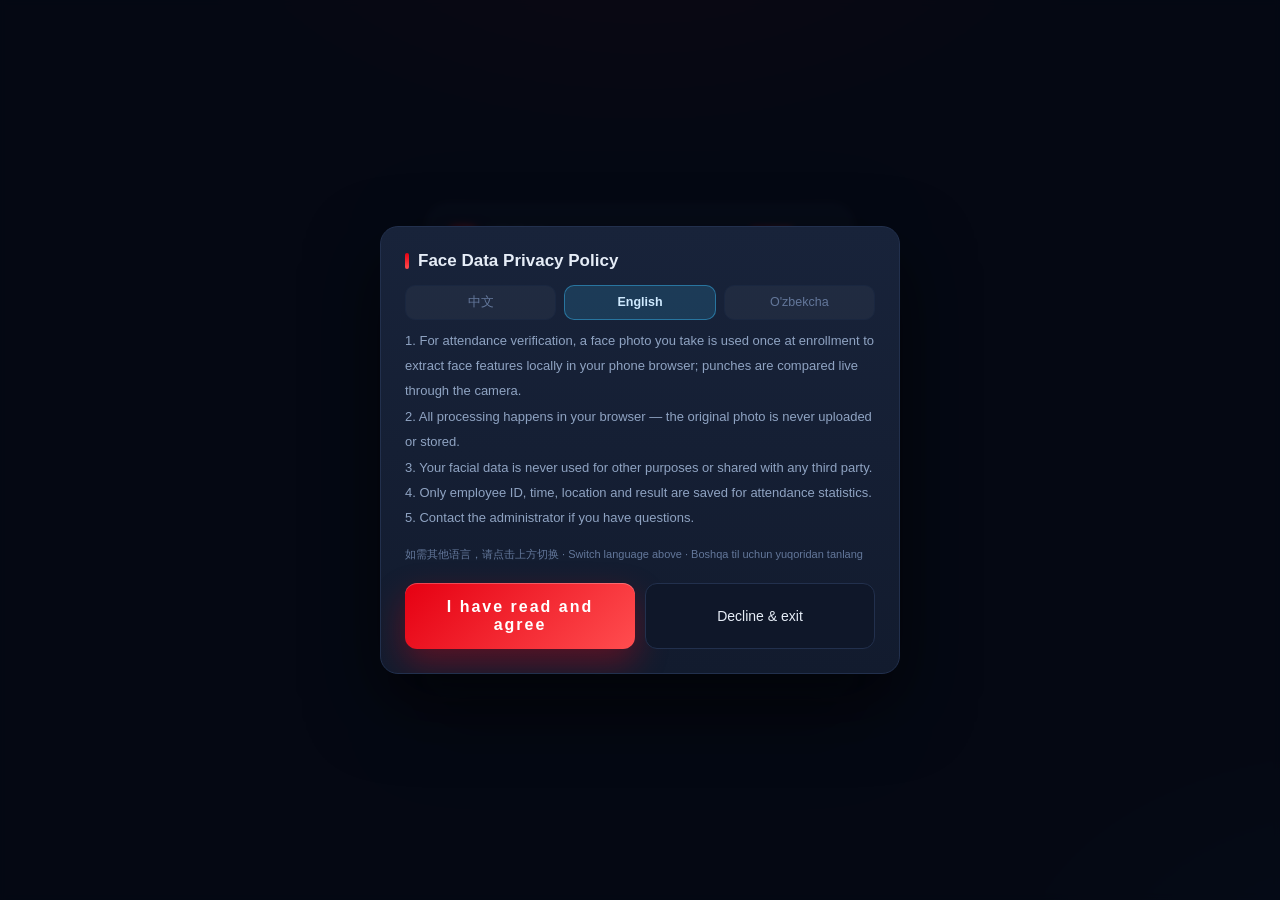
<file: index.html>
<!DOCTYPE html>
<html lang="zh-Hant">
<head>
  <meta charset="UTF-8">
  <meta http-equiv="refresh" content="0; url=checkin.html">
  <title>HEYDAY 考勤打卡</title>
</head>
<body>
  <script>location.replace('checkin.html');</script>
  <p style="font-family:sans-serif;padding:24px">正在进入打卡页… <a href="checkin.html">点此继续</a></p>
</body>
</html>
</file>
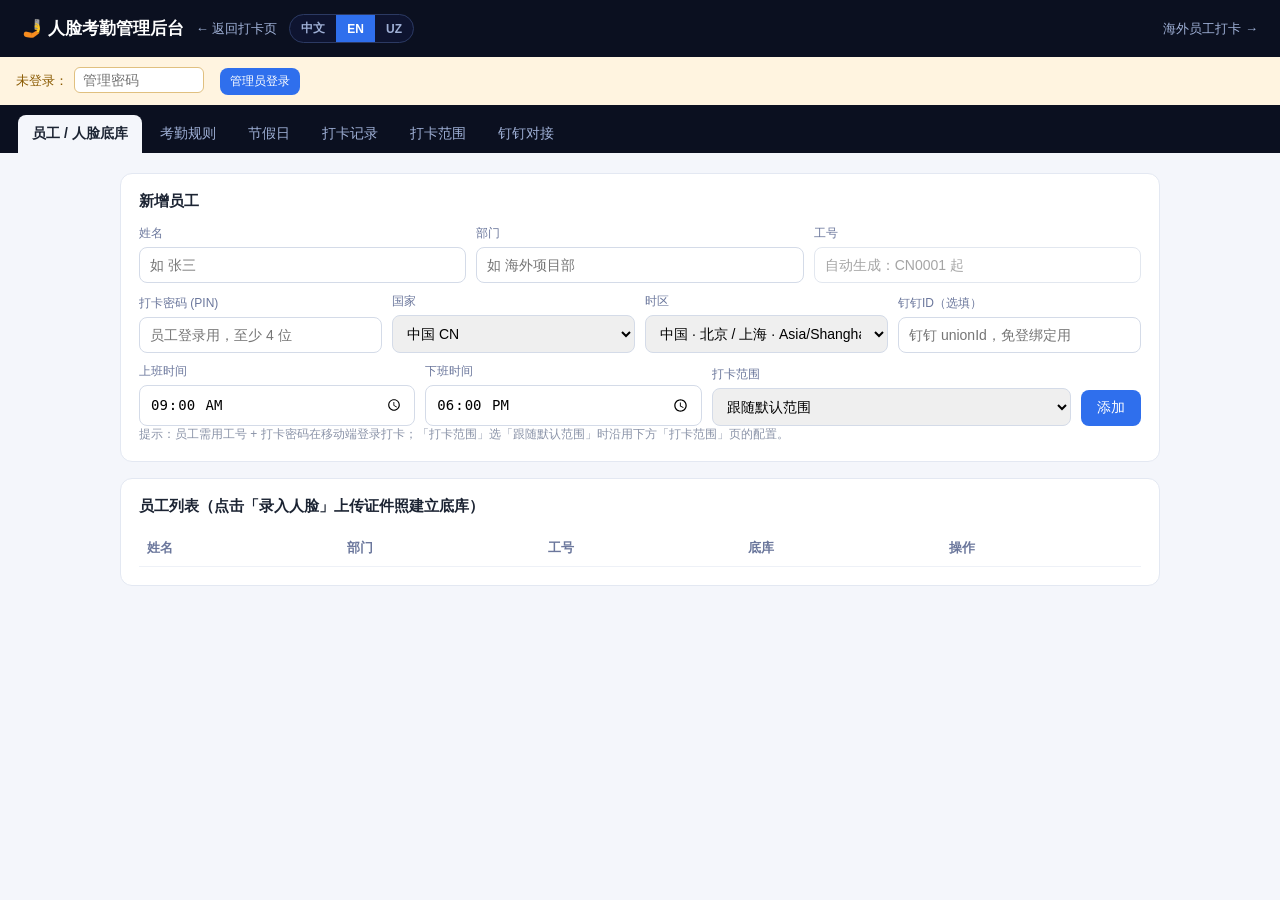
<file: attendance.html>
<!DOCTYPE html>
<html lang="zh-CN">
<head>
<meta charset="utf-8" />
<meta name="viewport" content="width=device-width, initial-scale=1" />
<title>人脸考勤管理后台</title>
<script defer src="assets/vendor/face-api.min.js"></script>
<link rel="stylesheet" href="assets/vendor/leaflet/leaflet.css">
<script src="assets/vendor/leaflet/leaflet.js"></script>
<style>
  * { box-sizing: border-box; }
  body { margin: 0; font-family: -apple-system, "PingFang SC", "Microsoft YaHei", sans-serif; background: #f4f6fb; color: #1c2433; }
  header { background: #0b1020; color: #fff; padding: 14px 22px; display: flex; align-items: center; gap: 12px; }
  header h1 { font-size: 17px; margin: 0; }
  header .back { color: #9fb0d6; text-decoration: none; font-size: 13px; }
  .tabs { display: flex; gap: 4px; padding: 10px 18px 0; background: #0b1020; flex-wrap: wrap; }
  .tabs button { border: none; background: transparent; color: #9fb0d6; padding: 10px 14px; font-size: 14px; cursor: pointer; border-radius: 8px 8px 0 0; }
  .tabs button.on { background: #f4f6fb; color: #1c2433; font-weight: 600; }
  .page { max-width: 1080px; margin: 0 auto; padding: 20px; }
  .card { background: #fff; border: 1px solid #e3e8f2; border-radius: 12px; padding: 18px; margin-bottom: 16px; }
  .card h3 { margin: 0 0 14px; font-size: 15px; }
  .grid { display: grid; grid-template-columns: repeat(auto-fill, minmax(200px, 1fr)); gap: 12px; }
  label { font-size: 12px; color: #6b779c; display: block; margin-bottom: 5px; }
  input, select { width: 100%; padding: 9px 10px; border: 1px solid #d4dbe8; border-radius: 8px; font-size: 14px; }
  .btn { border: none; border-radius: 8px; padding: 9px 16px; font-size: 14px; cursor: pointer; background: #2f6fed; color: #fff; }
  .btn.s { padding: 5px 10px; font-size: 12px; }
  .btn.ghost { background: #eef2fb; color: #2f6fed; }
  .btn.danger { background: #fdeaea; color: #d23b3b; }
  table { width: 100%; border-collapse: collapse; font-size: 13px; }
  th, td { text-align: left; padding: 9px 8px; border-bottom: 1px solid #eef1f7; }
  th { color: #6b779c; font-weight: 600; }
  .pill { display: inline-block; padding: 2px 8px; border-radius: 20px; font-size: 11px; background: #eef2fb; color: #2f6fed; }
  .pill.g { background: #e6f7ee; color: #1d9d5b; }
  .pill.r { background: #fdeaea; color: #d23b3b; }
  .pill.y { background: #fff4e0; color: #c98a00; }
  .row { display: flex; gap: 10px; align-items: flex-end; flex-wrap: wrap; }
  .modal { position: fixed; inset: 0; background: rgba(8,12,28,.55); display: none; align-items: center; justify-content: center; padding: 16px; z-index: 50; }
  .modal .box { background: #fff; border-radius: 14px; padding: 20px; width: 100%; max-width: 420px; }
  .modal img { width: 160px; height: 200px; object-fit: cover; border-radius: 10px; display: block; margin: 10px auto; border: 1px solid #e3e8f2; }
  .toast { position: fixed; top: 16px; left: 50%; transform: translateX(-50%); background: #1c2433; color: #fff; padding: 10px 18px; border-radius: 10px; font-size: 13px; display: none; z-index: 99; }
  .muted { color: #8a93a8; font-size: 12px; }
  .banner { background: #fff4e0; color: #8a5a00; padding: 10px 16px; font-size: 13px; display: none; }
  .banner button { margin-left: 10px; }
  /* 语言切换器（与打卡页同款三段式：中文 | EN | UZ） */
  .lang-switch { display: inline-flex; border: 1px solid #2c3a63; border-radius: 20px; overflow: hidden; background: #0e1430; align-self: center; }
  .lang-switch .lang-btn { background: transparent; color: #9fb0d6; border: none; padding: 5px 11px; font-size: 12px; font-weight: 700; cursor: pointer; }
  .lang-switch .lang-btn.active { background: #2f6fed; color: #fff; }
  /* 打卡范围表单 */
  .gf-form { display: none; }
  .gf-form.show { display: block; }
  .seg { display: flex; gap: 8px; margin: 6px 0 12px; }
  .seg button { flex: 1; padding: 10px; border-radius: 10px; border: 1px solid #d4dbe8; background: #fff; color: #1c2433; font-size: 14px; }
  .seg button.on { background: #2f6fed; border-color: #2f6fed; color: #fff; font-weight: 600; }
  .geo-btn { cursor: pointer; color: #2f6fed; text-decoration: underline; }
  /* 地图选点 */
  .mp-map { height: 300px; border-radius: 12px; overflow: hidden; border: 1px solid #e3e8f2; background: #eef2fb; }
  .mp-map.lg { height: 400px; }
  .mp-fallback { padding: 28px; text-align: center; color: #d23b3b; font-size: 13px; }
  .mp-pin-wrap { background: transparent; border: none; }
  .mp-pin { width: 26px; height: 26px; border-radius: 50%; background: #2f6fed; border: 3px solid #fff;
    box-shadow: 0 2px 8px rgba(20,40,90,.45); display: flex; align-items: center; justify-content: center; }
  .mp-pin i { width: 6px; height: 6px; border-radius: 50%; background: #fff; display: block; }
  .mp-bar { display: flex; align-items: center; gap: 8px; margin-bottom: 8px; flex-wrap: wrap; }
  .mp-chip { border: 1px solid #d4dbe8; background: #fff; color: #1c2433; border-radius: 999px;
    padding: 6px 13px; font-size: 13px; cursor: pointer; }
  .mp-chip.on { background: #2f6fed; border-color: #2f6fed; color: #fff; font-weight: 600; }
  .mp-tip { color: #8a93a8; font-size: 12px; }
  .mp-foot { margin-top: 10px; }
  .mp-row { display: flex; align-items: center; gap: 10px; }
  .mp-row input[type=range] { flex: 1; padding: 0; }
  .mp-row input[type=number] { width: 100px; }
  .mp-label, .mp-unit { font-size: 12px; color: #6b779c; white-space: nowrap; }
  .mp-coord { font-size: 12px; color: #6b779c; margin-top: 8px; }
  .mp-modal { position: fixed; inset: 0; background: rgba(8,12,28,.55); display: none;
    align-items: center; justify-content: center; padding: 14px; z-index: 80; }
  .mp-box { background: #fff; border-radius: 14px; width: 100%; max-width: 760px; padding: 16px;
    max-height: 94vh; overflow: auto; }
  .mp-head { display: flex; align-items: center; justify-content: space-between; margin-bottom: 10px; }
  .mp-head strong { font-size: 15px; }
  .mp-x { font-size: 24px; line-height: 1; color: #8a93a8; cursor: pointer; padding: 0 4px; }
  .mp-actions { display: flex; gap: 10px; justify-content: flex-end; margin-top: 12px; }
  .geo-pick { display: flex; align-items: center; gap: 10px; flex-wrap: wrap; }
  .leaflet-container { font: inherit; border-radius: 12px; }

  /* ---------- 考勤日历 ---------- */
  .rec-top { display: flex; align-items: center; justify-content: space-between; gap: 10px; flex-wrap: wrap; margin-bottom: 14px; }
  .rec-top .seg { margin: 0; width: auto; }
  .rec-top .seg button { flex: none; padding: 7px 16px; font-size: 13px; }
  .cal-nav { display: flex; align-items: center; gap: 8px; }
  .cal-nav b { font-size: 15px; min-width: 108px; text-align: center; }
  .cal-dow { display: grid; grid-template-columns: repeat(7, 1fr); gap: 6px; margin-bottom: 6px; }
  .cal-dow span { text-align: center; font-size: 12px; color: #6b779c; font-weight: 600; padding: 4px 0; }
  .cal-dow span:nth-child(6), .cal-dow span:nth-child(7) { color: #b0b8cc; }
  .cal-grid { display: grid; grid-template-columns: repeat(7, 1fr); gap: 6px; }
  .cal-cell { position: relative; background: #fff; border: 1px solid #e9edf6; border-left: 3px solid #e9edf6;
    border-radius: 10px; padding: 7px 8px 8px; min-height: 88px; cursor: pointer; transition: box-shadow .15s, transform .15s; }
  .cal-cell:hover { box-shadow: 0 4px 14px rgba(28, 36, 51, .1); transform: translateY(-1px); }
  .cal-cell.blank { background: transparent; border: none; cursor: default; box-shadow: none; transform: none; }
  .cal-cell .dnum { font-size: 13px; font-weight: 600; color: #1c2433; padding-right: 34px; }
  .cal-cell.weekend .dnum { color: #98a2bb; }
  .cal-cell.today { box-shadow: 0 0 0 2px rgba(47, 111, 237, .35); }
  .cal-cell .bg { position: absolute; top: 6px; right: 6px; font-size: 10px; line-height: 1; padding: 3px 6px; border-radius: 10px; font-weight: 600; white-space: nowrap; }
  .cal-cell .tt { margin-top: 6px; font-size: 11px; color: #4a5673; line-height: 1.55; }
  .cal-cell .tt em { font-style: normal; color: #98a2bb; }
  .cal-cell .tt b { font-weight: 600; color: #1c2433; font-variant-numeric: tabular-nums; }
  .cal-cell .hrs { margin-top: 3px; font-size: 10px; color: #98a2bb; }
  /* 状态配色 */
  .cal-cell.s-ok { border-left-color: #1d9d5b; }
  .cal-cell.s-ok .bg { background: #e6f7ee; color: #1d9d5b; }
  .cal-cell.s-late { border-left-color: #e0a000; background: #fffdf6; }
  .cal-cell.s-late .bg { background: #fff4e0; color: #c98a00; }
  .cal-cell.s-early { border-left-color: #e07b00; background: #fffcf7; }
  .cal-cell.s-early .bg { background: #fff0e0; color: #c96a00; }
  .cal-cell.s-miss { border-left-color: #d23b3b; background: #fffafa; }
  .cal-cell.s-miss .bg { background: #fdeaea; color: #d23b3b; }
  .cal-cell.s-hol { border-left-color: #7b61ff; background: #faf8ff; }
  .cal-cell.s-hol .bg { background: #f0ecff; color: #6a4cf0; }
  .cal-cell.s-rest { border-left-color: #dfe5f0; background: #fbfcff; }
  .cal-cell.s-rest .bg { background: #f1f4fa; color: #98a2bb; }
  .cal-cell.s-none { border-left-color: #e9edf6; }
  .cal-legend { display: flex; gap: 14px; flex-wrap: wrap; margin-top: 14px; font-size: 12px; color: #6b779c; }
  .cal-legend .lg { display: inline-block; width: 9px; height: 9px; border-radius: 3px; margin-right: 5px; }
  .cal-legend .lg.ok { background: #1d9d5b; } .cal-legend .lg.late { background: #e0a000; }
  .cal-legend .lg.early { background: #e07b00; } .cal-legend .lg.miss { background: #d23b3b; }
  .cal-legend .lg.hol { background: #7b61ff; } .cal-legend .lg.rest { background: #dfe5f0; }
  .cal-sum { display: flex; gap: 10px; flex-wrap: wrap; margin-top: 14px; padding-top: 14px; border-top: 1px dashed #e3e8f2; }
  .cal-sum .k { font-size: 12px; color: #6b779c; }
  .cal-sum .v { font-size: 17px; font-weight: 700; color: #1c2433; font-variant-numeric: tabular-nums; }
  .cal-sum > div { min-width: 78px; }
  /* 当日明细表 */
  .day-tb { width: 100%; font-size: 13px; }
  .day-tb td { padding: 7px 6px; }
  .day-tb td:first-child { color: #6b779c; width: 82px; }
  @media (max-width: 680px) {
    .cal-grid, .cal-dow { gap: 4px; }
    .cal-cell { min-height: 66px; padding: 5px 5px 6px; border-radius: 8px; }
    .cal-cell .tt { font-size: 10px; line-height: 1.4; }
    .cal-cell .bg { font-size: 9px; padding: 2px 4px; top: 4px; right: 4px; }
    .cal-cell .hrs { display: none; }
    .rec-top .seg button { padding: 6px 12px; }
    .cal-nav b { min-width: 92px; font-size: 14px; }
  }
</style>
</head>
<body>
<header>
  <h1>🤳 人脸考勤管理后台</h1>
  <a class="back" href="checkin.html">← 返回打卡页</a>
  <div class="lang-switch" id="lang-box"></div>
  <a class="back" href="checkin.html" style="margin-left:auto">海外员工打卡 →</a>
</header>
<div class="banner" id="banner">未登录：<input id="adminPin" type="password" placeholder="管理密码" style="width:130px;padding:4px 8px;margin:0 6px;border:1px solid #e0c080;border-radius:6px"><button class="btn s" onclick="mockLogin()">管理员登录</button></div>
<div class="tabs" id="tabs">
  <button class="on" data-t="emp">员工 / 人脸底库</button>
  <button data-t="rule">考勤规则</button>
  <button data-t="hol">节假日</button>
  <button data-t="rec">打卡记录</button>
  <button data-t="gf">打卡范围</button>
  <button data-t="dt">钉钉对接</button>
</div>

<div class="page">
  <!-- 员工 -->
  <section id="sec-emp">
    <div class="card">
      <h3>新增员工</h3>
      <div class="row">
        <div style="flex:1"><label>姓名</label><input id="e_name" placeholder="如 张三"></div>
        <div style="flex:1"><label>部门</label><input id="e_dept" placeholder="如 海外项目部"></div>
        <div style="flex:1"><label>工号</label><input id="e_no" placeholder="按国家自动生成（如 UZ0001）" readonly style="opacity:.65;cursor:not-allowed"></div>
      </div>
      <div class="row" style="margin-top:10px">
        <div style="flex:1"><label>打卡密码 (PIN)</label><input id="e_pin" type="password" placeholder="员工登录用，至少 4 位"></div>
        <div style="flex:1"><label>国家</label><select id="e_country"></select></div>
        <div style="flex:1"><label>时区</label><select id="e_tz"></select></div>
        <div style="flex:1"><label>钉钉ID（选填）</label><input id="e_dd" placeholder="钉钉 unionId，免登绑定用"></div>
      </div>
      <div class="row" style="margin-top:10px">
        <div style="flex:1"><label>上班时间</label><input id="e_ws" type="time" value="09:00"></div>
        <div style="flex:1"><label>下班时间</label><input id="e_we" type="time" value="18:00"></div>
        <div style="flex:1.3"><label>打卡范围</label>
          <select id="e_gf_mode" onchange="empGfModeChange()">
            <option value="inherit">跟随默认范围</option>
            <option value="off">不限（任意地点）</option>
            <option value="circle">自定义圆形（地图选点）</option>
          </select>
          <div id="e_gf_pickWrap" style="display:none;margin-top:6px">
            <button class="btn ghost s" onclick="pickEmpRange()">📍 地图选范围</button>
            <span class="muted" id="e_gf_text"></span>
          </div>
        </div>
        <button class="btn" onclick="addEmp()">添加</button>
      </div>
      <div class="muted">提示：员工需用工号 + 打卡密码在移动端登录打卡；「打卡范围」选「跟随默认范围」时沿用下方「打卡范围」页的配置。</div>
    </div>
    <div class="card">
      <h3>员工列表（点击「录入人脸」上传证件照建立底库）</h3>
      <table><thead><tr><th>姓名</th><th>部门</th><th>工号</th><th>底库</th><th>操作</th></tr></thead>
      <tbody id="empBody"></tbody></table>
    </div>
  </section>

  <!-- 规则 -->
  <section id="sec-rule" style="display:none">
    <div class="card">
      <h3>新增考勤规则（打卡范围 + 时间 + 时区/国家）</h3>
      <div class="grid">
        <div><label>规则名称</label><input id="r_name" value="海外办公点考勤"></div>
        <div><label>国家</label><select id="r_country"></select></div>
        <div><label>时区</label><select id="r_tz"></select></div>
        <div><label>工作日(0-6,逗号)</label><input id="r_wd" value="1,2,3,4,5"></div>
        <div><label>上班时间</label><input id="r_ci" type="time" value="09:00"></div>
        <div><label>下班时间</label><input id="r_co" type="time" value="18:00"></div>
        <div><label>迟到宽限(分)</label><input id="r_grace" type="number" value="10"></div>
        <div><label>允许半径(米)</label><input id="r_radius" type="number" value="300" min="30" step="10"></div>
      </div>
      <div style="margin-top:12px">
        <label>打卡范围（在地图上点选圆心，圆即允许打卡的距离范围）</label>
        <div class="geo-pick">
          <button class="btn ghost" onclick="pickRuleRange()">📍 在地图上选择打卡范围</button>
          <span class="muted" id="r_geoText">默认：上海 300 米</span>
        </div>
        <input type="hidden" id="r_lat" value="31.2304">
        <input type="hidden" id="r_lng" value="121.4737">
      </div>
      <div style="margin-top:12px"><button class="btn" onclick="addRule()">保存规则</button>
        <span class="muted"> 提示：切国家会自动带出该国默认时区与城市中心，地图上再微调到实际办公点即可</span></div>
    </div>
    <div class="card"><h3>规则列表</h3><table><thead><tr><th>名称</th><th>国家</th><th>时区</th><th>中心</th><th>半径</th><th>时间</th><th>操作</th></tr></thead>
      <tbody id="ruleBody"></tbody></table></div>

    <div class="card">
      <h3>冬令时 / 夏令时（下班时间按季节自动切换）</h3>
      <div class="grid">
        <div><label>启用</label><select id="s_enabled"><option value="1">开启</option><option value="0">关闭</option></select></div>
        <div><label>冬令时开始(MM-DD)</label><input id="s_from" value="10-01" placeholder="10-01"></div>
        <div><label>冬令时结束(MM-DD)</label><input id="s_to" value="03-31" placeholder="03-31"></div>
        <div><label>冬令时下班</label><input id="s_wend" type="time" value="17:30"></div>
        <div><label>夏令时下班</label><input id="s_send" type="time" value="18:00"></div>
      </div>
      <div style="margin-top:12px"><button class="btn" onclick="saveSeason()">保存季节规则</button>
        <span class="muted" id="seasonNow"> 加载中…</span></div>
      <div class="muted" style="margin-top:6px">说明：默认每年 10月1日起进入冬令时、下班 17:30；次年 4月1日起回到夏令时、下班 18:00，以此循环。
        仅对「标准下班时间」（夏令时下班时间，默认 18:00）生效，员工/规则里单独设置的其他下班时间不受影响。</div>
    </div>
  </section>

  <!-- 节假日 -->
  <section id="sec-hol" style="display:none">
    <div class="card">
      <h3>新增节假日（按国家自动标记到打卡记录）</h3>
      <div class="row">
        <div style="flex:1"><label>国家</label><select id="h_country"></select></div>
        <div style="flex:1"><label>日期</label><input id="h_date" type="date"></div>
        <div style="flex:1"><label>名称</label><input id="h_name" placeholder="如 独立日"></div>
        <div style="flex:1"><label>类型</label><select id="h_type"><option value="public">法定假日</option><option value="makeup">调休补班(周末上班)</option></select></div>
        <button class="btn" onclick="addHol()">添加</button>
      </div>
      <div class="muted">已内置 2026 中国（含调休补班）、乌兹别克斯坦（含开斋节/宰牲节/纳吾热孜节）、美国、日本主要节假日；打卡时自动按员工所属国家匹配。</div>
    </div>
    <div class="card"><h3>节假日列表</h3>
      <div class="row" style="margin-bottom:10px"><label style="margin:0">筛选国家</label><select id="h_filter" onchange="loadHol()"><option value="">全部</option></select></div>
      <table><thead><tr><th>国家</th><th>日期</th><th>名称</th><th>类型</th><th>操作</th></tr></thead>
      <tbody id="holBody"></tbody></table></div>
  </section>

  <!-- 记录 -->
  <section id="sec-rec" style="display:none">
    <div class="card">
      <div class="row">
        <div style="flex:1;min-width:180px"><label>员工</label><select id="rec_emp" onchange="loadRec()"><option value="">全部（所有人）</option></select></div>
        <div id="recMonthWrap"><label>月份</label><input id="rec_month" type="month" onchange="calJumpMonth()"></div>
        <div id="recRangeWrap" style="display:none"><label>开始日期</label><input id="rec_from" type="date"></div>
        <div id="recRangeWrap2" style="display:none"><label>结束日期</label><input id="rec_to" type="date"></div>
        <button class="btn" onclick="loadRec()">查询</button>
        <button class="btn ghost" onclick="pushDingtalk()">推送今日到钉钉</button>
        <button class="btn ghost" onclick="exportCsv()">导出 CSV</button>
      </div>
    </div>

    <div class="card">
      <div class="rec-top">
        <div class="seg" id="recViewSeg">
          <button data-v="cal" class="on" onclick="switchRecView('cal')">日历</button>
          <button data-v="list" onclick="switchRecView('list')">列表</button>
        </div>
        <div class="cal-nav" id="calNav">
          <button class="btn ghost s" onclick="calShift(-1)">‹ 上月</button>
          <b id="calTitle">—</b>
          <button class="btn ghost s" onclick="calShift(1)">下月 ›</button>
          <button class="btn ghost s" onclick="calToday()">今天</button>
        </div>
      </div>

      <div id="calWrap">
        <div class="cal-dow"><span>一</span><span>二</span><span>三</span><span>四</span><span>五</span><span>六</span><span>日</span></div>
        <div class="cal-grid" id="calGrid"></div>
        <div class="cal-legend">
          <span><i class="lg ok"></i>正常</span><span><i class="lg late"></i>迟到</span>
          <span><i class="lg early"></i>早退</span><span><i class="lg miss"></i>缺卡</span>
          <span><i class="lg hol"></i>节假日</span><span><i class="lg rest"></i>休息日</span>
        </div>
        <div class="cal-sum" id="calSum"></div>
      </div>

      <div id="listWrap" style="display:none">
        <table><thead><tr><th>员工</th><th>类型</th><th>当地时间</th><th>距离</th><th>围栏</th><th>人脸</th><th>时间状态</th><th>节假日</th><th>位置</th></tr></thead>
        <tbody id="recBody"></tbody></table>
      </div>
    </div>

    <!-- 当日明细 -->
    <div class="modal" id="dayModal" onclick="if(event.target===this)closeDayModal()">
      <div class="box" style="max-width:560px">
        <h3 id="dayTitle" style="margin:0 0 12px;font-size:15px">—</h3>
        <div id="dayBody"></div>
        <div style="text-align:right;margin-top:14px"><button class="btn ghost" onclick="closeDayModal()">关闭</button></div>
      </div>
    </div>
  </section>

  <!-- 打卡范围（默认行政区 / 圆形 / 不限） -->
  <section id="sec-gf" style="display:none">
    <div class="card">
      <h3>默认打卡范围</h3>
      <div class="muted">员工未单独设置「打卡范围」时，沿用这里的默认配置。每位员工的打卡范围可在「员工 / 人脸底库」的添加表单里单独设置。</div>
      <div style="margin:10px 0 4px"><b>当前范围：</b><span id="gfCurrent" class="pill">—</span></div>
      <div class="seg" id="gfSeg">
        <button data-m="off" class="on">不限（任意地点）</button>
        <button data-m="region">行政区范围</button>
        <button data-m="circle">地图选点（圆形）</button>
      </div>
      <div class="gf-form show" id="gfPanel-off">
        <div class="muted">不限制打卡地点，员工可在任意位置打卡（仅做人脸核验与节假日判定）。</div>
      </div>
      <div class="gf-form" id="gfPanel-region">
        <div class="grid">
          <div><label>国家 / 地区</label><select id="gf_country"></select></div>
          <div><label>级别</label><select id="gf_level" onchange="gfLevelChange()">
            <option value="country">整个国家</option>
            <option value="province">省</option>
            <option value="city">市</option>
            <option value="district">区/县</option>
          </select></div>
          <div id="gfRegionWrap" style="display:none"><label>地区</label><select id="gf_region"></select></div>
        </div>
        <div class="muted">行政区边界数据：中国来自阿里 DataV，其他国家来自 Natural Earth / Highcharts。</div>
      </div>
      <div class="gf-form" id="gfPanel-circle">
        <div class="mp-bar">
          <button type="button" class="mp-chip on" data-gfbm="street">街道图</button>
          <button type="button" class="mp-chip" data-gfbm="sat">卫星图</button>
          <button type="button" class="mp-chip" onclick="gfLocate()">📍 定位到我当前位置</button>
          <span class="mp-tip">在地图上点一下设置圆心，拖动图钉可微调；圆圈范围即以该点为中心、下方半径的距离圈</span>
        </div>
        <div id="gfMap" class="mp-map lg"></div>
        <div class="mp-foot">
          <div class="mp-row">
            <span class="mp-label">允许半径</span>
            <input type="range" id="gf_radius_range" min="30" max="3000" step="10" value="300">
            <input type="number" id="gf_radius" min="30" max="20000" step="10" value="300">
            <span class="mp-unit">米</span>
          </div>
          <div class="mp-coord" id="gfCoord">—</div>
        </div>
        <input type="hidden" id="gf_lat"><input type="hidden" id="gf_lng">
        <div class="muted" style="margin-top:8px">底图为 Esri 全球街道/卫星图（WGS84，与打卡坐标一致，无偏移），国内外均可用。</div>
      </div>
      <div style="margin-top:12px"><button class="btn" onclick="applyGeofence()">应用打卡范围</button><span class="muted" id="gfMsg" style="margin-left:10px"></span></div>
    </div>
  </section>

  <!-- 钉钉 -->
  <section id="sec-dt" style="display:none">
    <div class="card">
      <h3>钉钉考勤对接（自定义群机器人）</h3>
      <div class="row">
        <div style="flex:1"><label>机器人 Webhook 地址</label><input id="dt_wh" placeholder="https://oapi.dingtalk.com/robot/send?access_token=xxx"></div>
        <div style="flex:1"><label>加签 Secret</label><input id="dt_sec" placeholder="SECxxxx（留空则不验签）"></div>
        <button class="btn" onclick="saveDingtalk()">保存</button>
      </div>
      <div class="muted">在钉钉群「智能群助手 → 自定义机器人」创建，开启「加签」后复制 Webhook 与 Secret。保存后，在「打卡记录」页点击「推送今日到钉钉」即可把人脸考勤日报发到群内。</div>
      <div id="dt_status" class="muted" style="margin-top:8px"></div>
    </div>
  </section>
</div>

<div class="modal" id="enrollModal">
  <div class="box">
    <h3 style="margin-top:0">录入人脸底库</h3>
    <p class="muted" id="enrollName"></p>
    <input type="file" id="enrollFile" accept="image/*" onchange="previewEnroll()">
    <img id="enrollImg" alt="证件照预览">
    <div id="enrollStatus" class="muted">请上传员工证件照（正面清晰人脸）</div>
    <div style="display:flex;gap:10px;margin-top:12px">
      <button class="btn" id="enrollBtn" onclick="doEnroll()" disabled>提取人脸并保存</button>
      <button class="btn ghost" id="enrollRetry" onclick="retryModels()" style="display:none">重新加载模型</button>
      <button class="btn ghost" onclick="closeModal()">取消</button>
    </div>
  </div>
</div>
<div class="toast" id="toast"></div>
<script src="assets/i18n.js?v=20"></script>
<script src="assets/face-models.js?v=20"></script>
<script src="assets/tz-list.js?v=20"></script>
<script src="assets/map-picker.js?v=20"></script>
<script src="assets/att-config.js?v=20"></script>
<script src="assets/attendance.js?v=20"></script>
<script>if ('serviceWorker' in navigator) navigator.serviceWorker.register('sw.js').catch(function () {});</script>
</body>
</html>
</file>
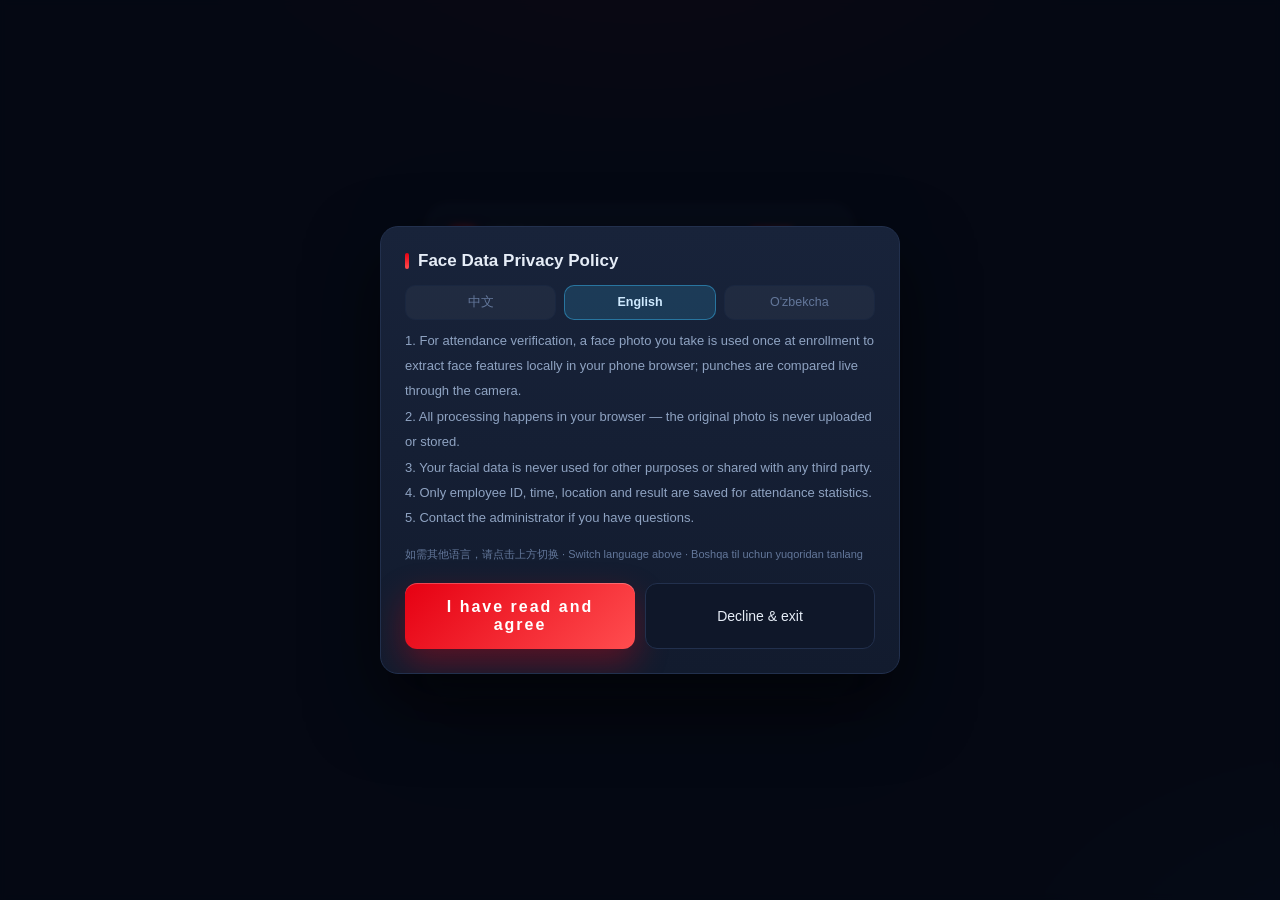
<file: checkin.html>
<!DOCTYPE html>
<html lang="zh-CN">
<head>
<meta charset="UTF-8">
<meta name="viewport" content="width=device-width, initial-scale=1.0, viewport-fit=cover">
<title data-i18n="emp_title">员工打卡</title>
<link rel="manifest" href="manifest.webmanifest">
<meta name="theme-color" content="#070707">
<meta name="apple-mobile-web-app-capable" content="yes">
<meta name="apple-mobile-web-app-status-bar-style" content="black-translucent">
<meta name="apple-mobile-web-app-title" content="HEYDAY">
<script src="assets/i18n.js?v=20"></script>
<script src="assets/vendor/face-api.min.js?v=20"></script>
<style>
:root{
  --bg:#0b1020; --card:#131c30; --card2:#0f1729; --line:#22304d; --line2:#1a2740;
  --txt:#e6edf7; --sub:#8fa3c2; --dim:#63779a;
  --brand:#e60012; --brand2:#ff4d4f; --brand-soft:rgba(230,0,18,.14);
  --acc:#38bdf8; --acc2:#22d3ee;
  --ok:#34d399; --warn:#fbbf24; --bad:#f87171;
}
*{box-sizing:border-box;margin:0;padding:0;-webkit-tap-highlight-color:transparent}
body{
  background:var(--bg);color:var(--txt);min-height:100vh;display:flex;align-items:center;justify-content:center;
  padding:20px 16px calc(20px + env(safe-area-inset-bottom));
  font-family:-apple-system,BlinkMacSystemFont,"PingFang SC","Microsoft YaHei",sans-serif;
  position:relative;overflow-x:hidden;
}
body::before{
  content:"";position:fixed;inset:0;z-index:-1;pointer-events:none;
  background:
    radial-gradient(760px 420px at 50% -12%, rgba(230,0,18,.20), transparent 62%),
    radial-gradient(620px 380px at 108% 108%, rgba(56,189,248,.11), transparent 60%),
    var(--bg);
}
.box{
  width:100%;max-width:428px;padding:20px;border-radius:22px;
  background:linear-gradient(180deg,rgba(21,31,52,.94),rgba(12,19,34,.97));
  border:1px solid var(--line);
  box-shadow:0 30px 70px rgba(0,0,0,.55), inset 0 1px 0 rgba(255,255,255,.05);
}
.topbar{display:flex;align-items:center;justify-content:space-between;gap:10px;margin-bottom:16px}
.brand{display:flex;align-items:center;gap:9px;min-width:0}
.brand .logo{
  width:32px;height:32px;border-radius:10px;flex:0 0 auto;display:grid;place-items:center;
  background:linear-gradient(135deg,var(--brand),var(--brand2));
  color:#fff;font-weight:800;font-size:15px;letter-spacing:0;
  box-shadow:0 8px 20px rgba(230,0,18,.42);
}
.brand .bt{min-width:0}
.brand .b1{font-size:13px;font-weight:700;letter-spacing:.6px;line-height:1.2}
.brand .b2{font-size:10px;color:var(--dim);letter-spacing:1.4px;text-transform:uppercase;line-height:1.4}
.lang-switch{display:inline-flex;border:1px solid var(--line);border-radius:20px;overflow:hidden;background:var(--card2);flex:0 0 auto}
.lang-switch .lang-btn{background:transparent;color:var(--sub);border:none;border-radius:0;padding:5px 12px;font-size:12px;font-weight:700;cursor:pointer;transition:.18s}
.lang-switch .lang-btn.active{background:linear-gradient(135deg,var(--brand),var(--brand2));color:#fff}

.install{display:flex;align-items:center;gap:10px;background:rgba(56,189,248,.09);border:1px solid rgba(56,189,248,.3);border-radius:12px;padding:10px 12px;margin-bottom:14px;font-size:12px;color:var(--sub);line-height:1.55}
.install span{flex:1;min-width:0}

.clock{text-align:center;margin:2px 0 18px}
.clock .t{
  font-size:44px;line-height:1.05;font-weight:700;letter-spacing:2.5px;
  font-variant-numeric:tabular-nums;font-feature-settings:"tnum";
  color:#f2f7ff;text-shadow:0 0 26px rgba(120,180,255,.22);
}
.clock .d{font-size:12px;color:var(--sub);margin-top:7px;letter-spacing:.3px}
.chips{display:flex;gap:7px;justify-content:center;flex-wrap:wrap;margin-top:11px}
.chip{
  display:inline-flex;align-items:center;gap:6px;padding:4px 11px;border-radius:20px;
  font-size:11.5px;line-height:1.5;white-space:nowrap;
  background:rgba(56,189,248,.08);border:1px solid rgba(56,189,248,.22);color:#bcd7f0;
}
.chip.bj{background:rgba(255,255,255,.045);border-color:var(--line);color:var(--sub)}
.chip .k{color:var(--dim)}

.lg-head{text-align:center;margin:6px 0 20px}
.lg-head .lg-logo{
  width:58px;height:58px;margin:0 auto 14px;border-radius:18px;display:grid;place-items:center;
  background:linear-gradient(135deg,var(--brand),var(--brand2));
  font-size:26px;font-weight:800;color:#fff;box-shadow:0 16px 38px rgba(230,0,18,.42);
}
.lg-head h1{font-size:19px;letter-spacing:.5px;font-weight:700}
.lg-head .sub{font-size:11.5px;color:var(--dim);letter-spacing:2px;text-transform:uppercase;margin-top:6px}

.inp{position:relative;margin-bottom:11px}
.inp .ico{position:absolute;left:14px;top:50%;transform:translateY(-50%);color:var(--dim);pointer-events:none;display:flex}
.inp input{padding-left:41px}
input{
  width:100%;background:var(--card2);border:1px solid var(--line);color:var(--txt);
  padding:13px;border-radius:12px;font-size:15px;outline:none;transition:.18s;
}
input::placeholder{color:var(--dim)}
input:focus{border-color:rgba(255,77,79,.75);box-shadow:0 0 0 3px rgba(230,0,18,.13)}
select{
  width:100%;background:var(--card2);border:1px solid var(--line);color:var(--txt);
  padding:12px 13px;border-radius:12px;font-size:15px;outline:none;transition:.18s;
}
select:focus{border-color:rgba(255,77,79,.75);box-shadow:0 0 0 3px rgba(230,0,18,.13)}
select option{background:var(--card2);color:var(--txt)}

.enroll-panel{background:rgba(251,191,36,.08);border:1px solid rgba(251,191,36,.3);border-radius:14px;padding:13px;margin-bottom:12px}
.enroll-panel .ep-t{font-size:13.5px;font-weight:700;color:#f7dc9b}
.enroll-panel .ep-d{font-size:11.5px;color:var(--sub);line-height:1.7;margin:6px 0 11px}

button{font-family:inherit;font-size:14px;cursor:pointer}
.btn{
  display:block;width:100%;border:1px solid var(--line);background:var(--card2);color:var(--txt);
  padding:12px 14px;border-radius:12px;transition:.18s;text-align:center;text-decoration:none;
}
.btn:hover{border-color:var(--acc)}
.btn.primary{
  border:none;color:#fff;font-weight:800;font-size:16px;letter-spacing:2px;padding:15px;
  background:linear-gradient(135deg,var(--brand),var(--brand2));
  box-shadow:0 14px 32px rgba(230,0,18,.34), inset 0 1px 0 rgba(255,255,255,.25);
}
.btn.primary:active{transform:translateY(1px)}
.btn.small{width:auto;padding:6px 12px;font-size:12px;border-radius:9px;letter-spacing:0}
.btn:disabled{background:#1a2439;color:var(--dim);border-color:transparent;box-shadow:none;cursor:not-allowed;transform:none}

.btn-punch{
  width:100%;border:none;border-radius:16px;padding:18px;color:#fff;
  font-size:18px;font-weight:800;letter-spacing:4px;
  background:linear-gradient(135deg,var(--brand),var(--brand2));
  box-shadow:0 16px 36px rgba(230,0,18,.36), inset 0 1px 0 rgba(255,255,255,.28);
  transition:.18s;
}
.btn-punch:active{transform:translateY(1px) scale(.995);box-shadow:0 8px 20px rgba(230,0,18,.32)}
.btn-punch:disabled{background:#1a2439;color:var(--dim);box-shadow:none;cursor:not-allowed;letter-spacing:2px}

/* 打卡类型：上班 / 下班 */
.seg{display:flex;gap:8px;margin-bottom:13px}
.seg button{flex:1;padding:12px;border-radius:12px;border:1px solid var(--line);background:var(--card2);color:var(--sub);font-size:15px;font-weight:700}
.seg button.on{background:linear-gradient(135deg,var(--brand),var(--brand2));border-color:transparent;color:#fff}

.link-btn{
  display:block;width:100%;text-align:center;background:none;border:none;
  color:var(--sub);font-size:12.5px;padding:12px 0 4px;
}
.link-btn:hover{color:var(--acc)}

.who{
  display:flex;align-items:center;gap:12px;background:var(--card2);
  border:1px solid var(--line);border-radius:15px;padding:11px 13px;margin-bottom:13px;flex-wrap:wrap;
}
.who .av{
  width:40px;height:40px;border-radius:50%;flex:0 0 auto;display:grid;place-items:center;
  background:linear-gradient(135deg,var(--brand),var(--brand2));
  color:#fff;font-weight:800;font-size:16px;box-shadow:0 8px 20px rgba(230,0,18,.32);
}
.who .meta{min-width:0;flex:1}
.who .nm{font-size:14.5px;font-weight:700;white-space:nowrap;overflow:hidden;text-overflow:ellipsis}
.who .no{font-size:11.5px;color:var(--sub);margin-top:2px;letter-spacing:.4px}
.live{display:flex;align-items:center;gap:6px;font-size:11px;color:var(--ok);flex:0 0 auto;max-width:100%;white-space:nowrap;overflow:hidden;text-overflow:ellipsis}
.live .dot{width:6px;height:6px;border-radius:50%;background:currentColor;animation:pulse 2.2s ease-in-out infinite}
.live.loading{color:var(--warn)}
@keyframes pulse{0%,100%{opacity:1;box-shadow:0 0 0 0 rgba(52,211,153,.4)}50%{opacity:.55;box-shadow:0 0 0 5px rgba(52,211,153,0)}}

.cam{
  position:relative;border-radius:18px;overflow:hidden;background:#05080f;
  border:1px solid var(--line);margin-bottom:13px;min-height:236px;
}
.cam video{width:100%;height:100%;display:block;object-fit:cover;min-height:236px;transform:scaleX(-1)}
.cam canvas{display:none}
/* 拍照录入：照片预览 / 未开摄像头时的占位 */
.cam img.shot{width:100%;height:100%;display:block;object-fit:cover;min-height:236px}
.cam .ph{position:absolute;inset:0;display:flex;flex-direction:column;align-items:center;justify-content:center;gap:10px;padding:26px;text-align:center;color:var(--sub)}
.cam .ph svg{opacity:.5}
.cam .ph .t{font-size:12.5px;line-height:1.7;max-width:240px}
.cam .guide{position:absolute;inset:0;display:grid;place-items:center;pointer-events:none}
.cam .guide i{
  display:block;width:51%;aspect-ratio:5/7;border-radius:50%;
  border:2px dashed rgba(56,189,248,.5);box-shadow:inset 0 0 40px rgba(56,189,248,.06);
}
.cam .cn{position:absolute;width:24px;height:24px;border:2px solid rgba(56,189,248,.85);pointer-events:none}
.cam .cn.tl{top:11px;left:11px;border-right:0;border-bottom:0;border-radius:8px 0 0 0}
.cam .cn.tr{top:11px;right:11px;border-left:0;border-bottom:0;border-radius:0 8px 0 0}
.cam .cn.bl{bottom:11px;left:11px;border-right:0;border-top:0;border-radius:0 0 0 8px}
.cam .cn.br{bottom:11px;right:11px;border-left:0;border-top:0;border-radius:0 0 8px 0}
.cam .ov{
  position:absolute;left:11px;bottom:11px;display:flex;align-items:center;gap:7px;
  background:rgba(5,8,15,.72);border:1px solid rgba(255,255,255,.09);
  -webkit-backdrop-filter:blur(8px);backdrop-filter:blur(8px);
  color:#d3e3f7;font-size:11.5px;padding:5px 11px;border-radius:20px;max-width:calc(100% - 22px);
}
.cam .ov .dt{width:6px;height:6px;border-radius:50%;background:var(--acc);flex:0 0 auto;animation:pulse 2.2s ease-in-out infinite}
.cam .ov.warn .dt{background:var(--warn)} .cam .ov.bad .dt{background:var(--bad)}
.cam .scan{position:absolute;left:0;right:0;height:64px;pointer-events:none;display:none;
  background:linear-gradient(180deg,transparent,rgba(56,189,248,.16),transparent)}
.cam.busy .scan{display:block;animation:scan 1.5s linear infinite}
@keyframes scan{0%{top:-64px}100%{top:100%}}

.status-card{
  display:none;align-items:flex-start;gap:10px;border-radius:13px;padding:11px 13px;
  font-size:13px;line-height:1.6;margin-bottom:12px;border:1px solid transparent;white-space:pre-line;
}
.status-card.show{display:flex}
.status-card .si{
  width:21px;height:21px;border-radius:50%;flex:0 0 auto;display:grid;place-items:center;
  font-size:12px;font-weight:800;background:rgba(255,255,255,.13);margin-top:1px;
}
.status-card.ok{background:rgba(52,211,153,.1);border-color:rgba(52,211,153,.3);color:#a5ebd1}
.status-card.ok .si{background:rgba(52,211,153,.22);color:var(--ok)}
.status-card.bad{background:rgba(248,113,113,.1);border-color:rgba(248,113,113,.3);color:#fbc4c4}
.status-card.bad .si{background:rgba(248,113,113,.22);color:var(--bad)}
.status-card.warn{background:rgba(251,191,36,.1);border-color:rgba(251,191,36,.28);color:#f7dc9b}
.status-card.warn .si{background:rgba(251,191,36,.22);color:var(--warn)}
.status-card .st{min-width:0}

.privacy{font-size:11px;color:var(--dim);text-align:center;margin-top:16px;line-height:1.75;padding-top:13px;border-top:1px solid var(--line2)}
.privacy a{color:var(--acc);cursor:pointer;text-decoration:none;border-bottom:1px solid rgba(56,189,248,.35);padding-bottom:1px}
.foot{text-align:center;margin-top:13px}
.foot a{color:var(--dim);font-size:11.5px;text-decoration:none;display:inline-flex;align-items:center;gap:5px}
.foot a:hover{color:var(--acc)}

.modal{position:fixed;inset:0;background:rgba(4,8,18,.82);display:none;align-items:center;justify-content:center;z-index:50;padding:20px;-webkit-backdrop-filter:blur(3px);backdrop-filter:blur(3px)}
.modal.show{display:flex}
.modal .inner{
  background:linear-gradient(180deg,#18233a,#121b2e);border:1px solid var(--line);
  border-radius:18px;max-width:520px;width:100%;padding:24px;max-height:82vh;overflow:auto;
  box-shadow:0 30px 70px rgba(0,0,0,.6);
}
.modal h2{font-size:17px;margin-bottom:6px;display:flex;align-items:center;gap:9px}
.modal h2::before{content:"";width:4px;height:16px;border-radius:2px;background:linear-gradient(180deg,var(--brand),var(--brand2))}
.modal p{font-size:13px;color:var(--sub);line-height:1.95;margin-top:8px;white-space:pre-line}
.pv-tabs{display:flex;gap:8px;margin:14px 0 4px}
.pv-tabs button{
  flex:1;padding:8px 0;border-radius:10px;cursor:pointer;font-family:inherit;font-size:12.5px;
  background:rgba(255,255,255,.04);border:1px solid var(--line2);color:var(--dim);transition:.18s;
}
.pv-tabs button.active{background:rgba(56,189,248,.16);border-color:rgba(56,189,248,.45);color:#cfeaff;font-weight:600}
.pv-hint{font-size:11px;color:var(--dim);margin-top:14px;line-height:1.7}
.modal .actions{display:flex;gap:10px;margin-top:20px}
.hidden{display:none !important}

@media(max-width:400px){
  .clock .t{font-size:38px;letter-spacing:1.5px}
  .box{padding:17px;border-radius:18px}
  .btn-punch{letter-spacing:3px;font-size:17px}
}
</style>
</head>
<body>
<div class="box">
  <div class="topbar">
    <div class="brand">
      <div class="logo">H</div>
      <div class="bt">
        <div class="b1">HEYDAY</div>
        <div class="b2" data-i18n="app_title">考勤系统</div>
      </div>
    </div>
    <div class="lang-switch" id="lang-box"></div>
  </div>

  <div id="installBanner" class="install hidden">
    <span id="installText"></span>
    <button class="btn small primary" onclick="doInstall()" data-i18n="install_btn">安装到主屏幕</button>
  </div>

  <!-- ============ 登录 ============ -->
  <div id="loginView">
    <div class="lg-head">
      <div class="lg-logo">H</div>
      <h1 data-i18n="emp_title">员工打卡</h1>
      <div class="sub" data-i18n="app_title">考勤系统</div>
    </div>
    <div class="inp">
      <span class="ico"><svg width="17" height="17" viewBox="0 0 24 24" fill="none" stroke="currentColor" stroke-width="2" stroke-linecap="round"><rect x="3" y="4" width="18" height="16" rx="3"/><path d="M8 9h5M8 13h3"/></svg></span>
      <input id="empNo" data-i18n-placeholder="employee_no" placeholder="工号" autocapitalize="none" autocorrect="off" spellcheck="false">
    </div>
    <div class="inp">
      <span class="ico"><svg width="17" height="17" viewBox="0 0 24 24" fill="none" stroke="currentColor" stroke-width="2" stroke-linecap="round"><rect x="4" y="10" width="16" height="11" rx="3"/><path d="M8 10V7a4 4 0 0 1 8 0v3"/></svg></span>
      <input id="empPass" type="password" data-i18n-placeholder="pin" placeholder="打卡密码" inputmode="numeric" pattern="[0-9]*">
    </div>
    <button class="btn primary" id="btn-login" onclick="login()" data-i18n="enter_punch">进入打卡</button>
    <button class="btn" id="btn-dd" onclick="dingtalkLogin()" data-i18n="dd_login" style="display:none;margin-top:10px">钉钉一键登录</button>
    <button class="link-btn" onclick="showRegister()" data-i18n="reg_link">没有账号？自助注册</button>
    <div class="privacy" id="privacyLine"></div>
  </div>

  <!-- ============ 自助注册 ============ -->
  <div id="regView" class="hidden">
    <div class="lg-head">
      <div class="lg-logo">H</div>
      <h1 data-i18n="reg_title">自助注册</h1>
      <div class="sub" data-i18n="app_title">考勤系统</div>
    </div>
    <div class="inp">
      <span class="ico"><svg width="17" height="17" viewBox="0 0 24 24" fill="none" stroke="currentColor" stroke-width="2" stroke-linecap="round"><circle cx="12" cy="8" r="4"/><path d="M4 21c0-4 4-6 8-6s8 2 8 6"/></svg></span>
      <input id="regName" data-i18n-placeholder="name" placeholder="姓名">
    </div>
    <div class="inp">
      <span class="ico"><svg width="17" height="17" viewBox="0 0 24 24" fill="none" stroke="currentColor" stroke-width="2" stroke-linecap="round"><rect x="6" y="3" width="12" height="18" rx="3"/><path d="M11 18h2"/></svg></span>
      <input id="regPhone" data-i18n-placeholder="phone" placeholder="手机号（选填）" inputmode="tel">
    </div>
    <div class="inp">
      <span class="ico"><svg width="17" height="17" viewBox="0 0 24 24" fill="none" stroke="currentColor" stroke-width="2" stroke-linecap="round"><rect x="4" y="10" width="16" height="11" rx="3"/><path d="M8 10V7a4 4 0 0 1 8 0v3"/></svg></span>
      <input id="regPin" type="password" data-i18n-placeholder="pin" placeholder="打卡密码（至少4位）" inputmode="numeric" pattern="[0-9]*">
    </div>
    <div class="inp">
      <span class="ico"><svg width="17" height="17" viewBox="0 0 24 24" fill="none" stroke="currentColor" stroke-width="2" stroke-linecap="round"><rect x="4" y="10" width="16" height="11" rx="3"/><path d="M8 10V7a4 4 0 0 1 8 0v3M9 15.5h.01M15 15.5h.01"/></svg></span>
      <input id="regPin2" type="password" data-i18n-placeholder="reg_pin2" placeholder="确认打卡密码" inputmode="numeric" pattern="[0-9]*">
    </div>
    <div class="inp">
      <span class="ico"><svg width="17" height="17" viewBox="0 0 24 24" fill="none" stroke="currentColor" stroke-width="2" stroke-linecap="round"><circle cx="12" cy="12" r="9"/><path d="M3 12h18M12 3c3 3.5 3 14 0 18M12 3c-3 3.5-3 14 0 18"/></svg></span>
      <select id="regCountry"></select>
    </div>
    <div class="inp">
      <span class="ico"><svg width="17" height="17" viewBox="0 0 24 24" fill="none" stroke="currentColor" stroke-width="2" stroke-linecap="round"><circle cx="12" cy="12" r="9"/><path d="M12 7v5l3 2"/></svg></span>
      <select id="regTz"></select>
    </div>
    <button class="btn primary" id="btn-register" onclick="register()" data-i18n="reg_submit">注册并进入打卡</button>
    <button class="link-btn" onclick="showLogin()" data-i18n="reg_back_login">已有账号？返回登录</button>
    <div class="privacy" id="privacyLine3"></div>
  </div>

  <!-- ============ 打卡 ============ -->
  <div id="punchView" class="hidden">
    <div class="clock">
      <div class="t" id="clockTime">--:--:--</div>
      <div class="d" id="clockDate"></div>
      <div class="chips">
        <div class="chip" id="chipTz"></div>
        <div class="chip bj" id="chipBj"></div>
        <div class="chip" id="chipShift"></div>
      </div>
    </div>

    <div class="who">
      <div class="av" id="whoAvatar">·</div>
      <div class="meta">
        <div class="nm" id="whoName">—</div>
        <div class="no" id="whoNo"></div>
      </div>
      <div class="live" id="liveState"><span class="dot"></span><span id="liveText"></span></div>
    </div>

    <div class="seg" id="typeSeg">
      <button data-t="check_in" class="on" data-i18n="punch_in">上班打卡</button>
      <button data-t="check_out" data-i18n="punch_out">下班打卡</button>
    </div>

    <div class="cam" id="camBox">
      <video id="video" autoplay playsinline muted></video>
      <img id="shotImg" class="shot hidden" alt="">
      <canvas id="canvas"></canvas>
      <div class="ph hidden" id="camPh">
        <svg width="34" height="34" viewBox="0 0 24 24" fill="none" stroke="currentColor" stroke-width="1.6" stroke-linecap="round"><path d="M3 8.5A2.5 2.5 0 0 1 5.5 6h1.2a2 2 0 0 0 1.7-1l.4-.6A2 2 0 0 1 10.5 3h3a2 2 0 0 1 1.7 1l.4.6a2 2 0 0 0 1.7 1h1.2A2.5 2.5 0 0 1 21 8.5v9A2.5 2.5 0 0 1 18.5 20h-13A2.5 2.5 0 0 1 3 17.5z"/><circle cx="12" cy="13" r="3.4"/></svg>
        <div class="t" id="camPhText"></div>
      </div>
      <div class="guide"><i></i></div>
      <span class="cn tl"></span><span class="cn tr"></span><span class="cn bl"></span><span class="cn br"></span>
      <div class="scan"></div>
      <div class="ov" id="camHint"><span class="dt"></span><span id="camHintText"></span></div>
    </div>

    <div id="enrollPanel" class="enroll-panel hidden">
      <div class="ep-t" data-i18n="enroll_title">首次使用：拍照录入人脸</div>
      <div class="ep-d" data-i18n="enroll_desc">首次打卡前请录入人脸底库：点击下方按钮拍一张清晰正脸照片，系统自动识别并只保存特征值。</div>
      <button class="btn primary" id="btn-enroll" onclick="enrollFace()" data-i18n="enroll_btn">拍照录入人脸</button>
      <input type="file" id="enrollFile" accept="image/*" capture="user" class="hidden">
    </div>

    <div class="status-card" id="statusLine"></div>
    <button class="btn-punch" id="btn-punch" onclick="punch()" data-i18n="punch_in">上班打卡</button>
    <button class="link-btn" onclick="logoutEmp()" id="btn-exit" data-i18n="logout">退出</button>
    <div class="privacy" id="privacyLine2"></div>
  </div>

  <div class="foot"><a href="attendance.html"><svg width="12" height="12" viewBox="0 0 24 24" fill="none" stroke="currentColor" stroke-width="2" stroke-linecap="round"><path d="M12 15a3 3 0 1 0 0-6 3 3 0 0 0 0 6z"/><path d="M19.4 15a1.7 1.7 0 0 0 .3 1.9l.1.1a2 2 0 1 1-2.8 2.8l-.1-.1a1.7 1.7 0 0 0-1.9-.3 1.7 1.7 0 0 0-1 1.5V21a2 2 0 1 1-4 0v-.1A1.7 1.7 0 0 0 8.9 19a1.7 1.7 0 0 0-1.9.3l-.1.1a2 2 0 1 1-2.8-2.8l.1-.1a1.7 1.7 0 0 0 .3-1.9 1.7 1.7 0 0 0-1.5-1H3a2 2 0 1 1 0-4h.1A1.7 1.7 0 0 0 5 8.9a1.7 1.7 0 0 0-.3-1.9l-.1-.1a2 2 0 1 1 2.8-2.8l.1.1a1.7 1.7 0 0 0 1.9.3H9a1.7 1.7 0 0 0 1-1.5V3a2 2 0 1 1 4 0v.1a1.7 1.7 0 0 0 1 1.5 1.7 1.7 0 0 0 1.9-.3l.1-.1a2 2 0 1 1 2.8 2.8l-.1.1a1.7 1.7 0 0 0-.3 1.9V9a1.7 1.7 0 0 0 1.5 1H21a2 2 0 1 1 0 4h-.1a1.7 1.7 0 0 0-1.5 1z"/></svg><span data-i18n="admin_console">管理后台</span></a></div>
</div>

<!-- 隐私协议弹窗 -->
<div class="modal" id="privacyModal">
  <div class="inner">
    <h2 id="privacyTitle">人脸信息隐私协议</h2>
    <div class="pv-tabs" id="pvTabs"></div>
    <p id="privacyBody"></p>
    <div class="pv-hint" id="pvHint"></div>
    <div class="actions">
      <button class="btn primary" onclick="acceptPrivacy()" id="btn-agree" data-i18n="privacy_ok">我已阅读并同意</button>
      <button class="btn" onclick="declinePrivacy()" id="btn-decline" data-i18n="privacy_decline">不同意，退出</button>
    </div>
  </div>
</div>

<script src="assets/face-models.js?v=20"></script>
<script src="assets/att-config.js?v=20"></script>
<script src="assets/checkin.js?v=20"></script>
</body>
</html>
</file>
<file: assets/vendor/leaflet/leaflet.css>
/* required styles */

.leaflet-pane,
.leaflet-tile,
.leaflet-marker-icon,
.leaflet-marker-shadow,
.leaflet-tile-container,
.leaflet-pane > svg,
.leaflet-pane > canvas,
.leaflet-zoom-box,
.leaflet-image-layer,
.leaflet-layer {
	position: absolute;
	left: 0;
	top: 0;
	}
.leaflet-container {
	overflow: hidden;
	}
.leaflet-tile,
.leaflet-marker-icon,
.leaflet-marker-shadow {
	-webkit-user-select: none;
	   -moz-user-select: none;
	        user-select: none;
	  -webkit-user-drag: none;
	}
/* Prevents IE11 from highlighting tiles in blue */
.leaflet-tile::selection {
	background: transparent;
}
/* Safari renders non-retina tile on retina better with this, but Chrome is worse */
.leaflet-safari .leaflet-tile {
	image-rendering: -webkit-optimize-contrast;
	}
/* hack that prevents hw layers "stretching" when loading new tiles */
.leaflet-safari .leaflet-tile-container {
	width: 1600px;
	height: 1600px;
	-webkit-transform-origin: 0 0;
	}
.leaflet-marker-icon,
.leaflet-marker-shadow {
	display: block;
	}
/* .leaflet-container svg: reset svg max-width decleration shipped in Joomla! (joomla.org) 3.x */
/* .leaflet-container img: map is broken in FF if you have max-width: 100% on tiles */
.leaflet-container .leaflet-overlay-pane svg {
	max-width: none !important;
	max-height: none !important;
	}
.leaflet-container .leaflet-marker-pane img,
.leaflet-container .leaflet-shadow-pane img,
.leaflet-container .leaflet-tile-pane img,
.leaflet-container img.leaflet-image-layer,
.leaflet-container .leaflet-tile {
	max-width: none !important;
	max-height: none !important;
	width: auto;
	padding: 0;
	}

.leaflet-container img.leaflet-tile {
	/* See: https://bugs.chromium.org/p/chromium/issues/detail?id=600120 */
	mix-blend-mode: plus-lighter;
}

.leaflet-container.leaflet-touch-zoom {
	-ms-touch-action: pan-x pan-y;
	touch-action: pan-x pan-y;
	}
.leaflet-container.leaflet-touch-drag {
	-ms-touch-action: pinch-zoom;
	/* Fallback for FF which doesn't support pinch-zoom */
	touch-action: none;
	touch-action: pinch-zoom;
}
.leaflet-container.leaflet-touch-drag.leaflet-touch-zoom {
	-ms-touch-action: none;
	touch-action: none;
}
.leaflet-container {
	-webkit-tap-highlight-color: transparent;
}
.leaflet-container a {
	-webkit-tap-highlight-color: rgba(51, 181, 229, 0.4);
}
.leaflet-tile {
	filter: inherit;
	visibility: hidden;
	}
.leaflet-tile-loaded {
	visibility: inherit;
	}
.leaflet-zoom-box {
	width: 0;
	height: 0;
	-moz-box-sizing: border-box;
	     box-sizing: border-box;
	z-index: 800;
	}
/* workaround for https://bugzilla.mozilla.org/show_bug.cgi?id=888319 */
.leaflet-overlay-pane svg {
	-moz-user-select: none;
	}

.leaflet-pane         { z-index: 400; }

.leaflet-tile-pane    { z-index: 200; }
.leaflet-overlay-pane { z-index: 400; }
.leaflet-shadow-pane  { z-index: 500; }
.leaflet-marker-pane  { z-index: 600; }
.leaflet-tooltip-pane   { z-index: 650; }
.leaflet-popup-pane   { z-index: 700; }

.leaflet-map-pane canvas { z-index: 100; }
.leaflet-map-pane svg    { z-index: 200; }

.leaflet-vml-shape {
	width: 1px;
	height: 1px;
	}
.lvml {
	behavior: url(#default#VML);
	display: inline-block;
	position: absolute;
	}


/* control positioning */

.leaflet-control {
	position: relative;
	z-index: 800;
	pointer-events: visiblePainted; /* IE 9-10 doesn't have auto */
	pointer-events: auto;
	}
.leaflet-top,
.leaflet-bottom {
	position: absolute;
	z-index: 1000;
	pointer-events: none;
	}
.leaflet-top {
	top: 0;
	}
.leaflet-right {
	right: 0;
	}
.leaflet-bottom {
	bottom: 0;
	}
.leaflet-left {
	left: 0;
	}
.leaflet-control {
	float: left;
	clear: both;
	}
.leaflet-right .leaflet-control {
	float: right;
	}
.leaflet-top .leaflet-control {
	margin-top: 10px;
	}
.leaflet-bottom .leaflet-control {
	margin-bottom: 10px;
	}
.leaflet-left .leaflet-control {
	margin-left: 10px;
	}
.leaflet-right .leaflet-control {
	margin-right: 10px;
	}


/* zoom and fade animations */

.leaflet-fade-anim .leaflet-popup {
	opacity: 0;
	-webkit-transition: opacity 0.2s linear;
	   -moz-transition: opacity 0.2s linear;
	        transition: opacity 0.2s linear;
	}
.leaflet-fade-anim .leaflet-map-pane .leaflet-popup {
	opacity: 1;
	}
.leaflet-zoom-animated {
	-webkit-transform-origin: 0 0;
	    -ms-transform-origin: 0 0;
	        transform-origin: 0 0;
	}
svg.leaflet-zoom-animated {
	will-change: transform;
}

.leaflet-zoom-anim .leaflet-zoom-animated {
	-webkit-transition: -webkit-transform 0.25s cubic-bezier(0,0,0.25,1);
	   -moz-transition:    -moz-transform 0.25s cubic-bezier(0,0,0.25,1);
	        transition:         transform 0.25s cubic-bezier(0,0,0.25,1);
	}
.leaflet-zoom-anim .leaflet-tile,
.leaflet-pan-anim .leaflet-tile {
	-webkit-transition: none;
	   -moz-transition: none;
	        transition: none;
	}

.leaflet-zoom-anim .leaflet-zoom-hide {
	visibility: hidden;
	}


/* cursors */

.leaflet-interactive {
	cursor: pointer;
	}
.leaflet-grab {
	cursor: -webkit-grab;
	cursor:    -moz-grab;
	cursor:         grab;
	}
.leaflet-crosshair,
.leaflet-crosshair .leaflet-interactive {
	cursor: crosshair;
	}
.leaflet-popup-pane,
.leaflet-control {
	cursor: auto;
	}
.leaflet-dragging .leaflet-grab,
.leaflet-dragging .leaflet-grab .leaflet-interactive,
.leaflet-dragging .leaflet-marker-draggable {
	cursor: move;
	cursor: -webkit-grabbing;
	cursor:    -moz-grabbing;
	cursor:         grabbing;
	}

/* marker & overlays interactivity */
.leaflet-marker-icon,
.leaflet-marker-shadow,
.leaflet-image-layer,
.leaflet-pane > svg path,
.leaflet-tile-container {
	pointer-events: none;
	}

.leaflet-marker-icon.leaflet-interactive,
.leaflet-image-layer.leaflet-interactive,
.leaflet-pane > svg path.leaflet-interactive,
svg.leaflet-image-layer.leaflet-interactive path {
	pointer-events: visiblePainted; /* IE 9-10 doesn't have auto */
	pointer-events: auto;
	}

/* visual tweaks */

.leaflet-container {
	background: #ddd;
	outline-offset: 1px;
	}
.leaflet-container a {
	color: #0078A8;
	}
.leaflet-zoom-box {
	border: 2px dotted #38f;
	background: rgba(255,255,255,0.5);
	}


/* general typography */
.leaflet-container {
	font-family: "Helvetica Neue", Arial, Helvetica, sans-serif;
	font-size: 12px;
	font-size: 0.75rem;
	line-height: 1.5;
	}


/* general toolbar styles */

.leaflet-bar {
	box-shadow: 0 1px 5px rgba(0,0,0,0.65);
	border-radius: 4px;
	}
.leaflet-bar a {
	background-color: #fff;
	border-bottom: 1px solid #ccc;
	width: 26px;
	height: 26px;
	line-height: 26px;
	display: block;
	text-align: center;
	text-decoration: none;
	color: black;
	}
.leaflet-bar a,
.leaflet-control-layers-toggle {
	background-position: 50% 50%;
	background-repeat: no-repeat;
	display: block;
	}
.leaflet-bar a:hover,
.leaflet-bar a:focus {
	background-color: #f4f4f4;
	}
.leaflet-bar a:first-child {
	border-top-left-radius: 4px;
	border-top-right-radius: 4px;
	}
.leaflet-bar a:last-child {
	border-bottom-left-radius: 4px;
	border-bottom-right-radius: 4px;
	border-bottom: none;
	}
.leaflet-bar a.leaflet-disabled {
	cursor: default;
	background-color: #f4f4f4;
	color: #bbb;
	}

.leaflet-touch .leaflet-bar a {
	width: 30px;
	height: 30px;
	line-height: 30px;
	}
.leaflet-touch .leaflet-bar a:first-child {
	border-top-left-radius: 2px;
	border-top-right-radius: 2px;
	}
.leaflet-touch .leaflet-bar a:last-child {
	border-bottom-left-radius: 2px;
	border-bottom-right-radius: 2px;
	}

/* zoom control */

.leaflet-control-zoom-in,
.leaflet-control-zoom-out {
	font: bold 18px 'Lucida Console', Monaco, monospace;
	text-indent: 1px;
	}

.leaflet-touch .leaflet-control-zoom-in, .leaflet-touch .leaflet-control-zoom-out  {
	font-size: 22px;
	}


/* layers control */

.leaflet-control-layers {
	box-shadow: 0 1px 5px rgba(0,0,0,0.4);
	background: #fff;
	border-radius: 5px;
	}
.leaflet-control-layers-toggle {
	background-image: url(images/layers.png);
	width: 36px;
	height: 36px;
	}
.leaflet-retina .leaflet-control-layers-toggle {
	background-image: url(images/layers-2x.png);
	background-size: 26px 26px;
	}
.leaflet-touch .leaflet-control-layers-toggle {
	width: 44px;
	height: 44px;
	}
.leaflet-control-layers .leaflet-control-layers-list,
.leaflet-control-layers-expanded .leaflet-control-layers-toggle {
	display: none;
	}
.leaflet-control-layers-expanded .leaflet-control-layers-list {
	display: block;
	position: relative;
	}
.leaflet-control-layers-expanded {
	padding: 6px 10px 6px 6px;
	color: #333;
	background: #fff;
	}
.leaflet-control-layers-scrollbar {
	overflow-y: scroll;
	overflow-x: hidden;
	padding-right: 5px;
	}
.leaflet-control-layers-selector {
	margin-top: 2px;
	position: relative;
	top: 1px;
	}
.leaflet-control-layers label {
	display: block;
	font-size: 13px;
	font-size: 1.08333em;
	}
.leaflet-control-layers-separator {
	height: 0;
	border-top: 1px solid #ddd;
	margin: 5px -10px 5px -6px;
	}

/* Default icon URLs */
.leaflet-default-icon-path { /* used only in path-guessing heuristic, see L.Icon.Default */
	background-image: url(images/marker-icon.png);
	}


/* attribution and scale controls */

.leaflet-container .leaflet-control-attribution {
	background: #fff;
	background: rgba(255, 255, 255, 0.8);
	margin: 0;
	}
.leaflet-control-attribution,
.leaflet-control-scale-line {
	padding: 0 5px;
	color: #333;
	line-height: 1.4;
	}
.leaflet-control-attribution a {
	text-decoration: none;
	}
.leaflet-control-attribution a:hover,
.leaflet-control-attribution a:focus {
	text-decoration: underline;
	}
.leaflet-attribution-flag {
	display: inline !important;
	vertical-align: baseline !important;
	width: 1em;
	height: 0.6669em;
	}
.leaflet-left .leaflet-control-scale {
	margin-left: 5px;
	}
.leaflet-bottom .leaflet-control-scale {
	margin-bottom: 5px;
	}
.leaflet-control-scale-line {
	border: 2px solid #777;
	border-top: none;
	line-height: 1.1;
	padding: 2px 5px 1px;
	white-space: nowrap;
	-moz-box-sizing: border-box;
	     box-sizing: border-box;
	background: rgba(255, 255, 255, 0.8);
	text-shadow: 1px 1px #fff;
	}
.leaflet-control-scale-line:not(:first-child) {
	border-top: 2px solid #777;
	border-bottom: none;
	margin-top: -2px;
	}
.leaflet-control-scale-line:not(:first-child):not(:last-child) {
	border-bottom: 2px solid #777;
	}

.leaflet-touch .leaflet-control-attribution,
.leaflet-touch .leaflet-control-layers,
.leaflet-touch .leaflet-bar {
	box-shadow: none;
	}
.leaflet-touch .leaflet-control-layers,
.leaflet-touch .leaflet-bar {
	border: 2px solid rgba(0,0,0,0.2);
	background-clip: padding-box;
	}


/* popup */

.leaflet-popup {
	position: absolute;
	text-align: center;
	margin-bottom: 20px;
	}
.leaflet-popup-content-wrapper {
	padding: 1px;
	text-align: left;
	border-radius: 12px;
	}
.leaflet-popup-content {
	margin: 13px 24px 13px 20px;
	line-height: 1.3;
	font-size: 13px;
	font-size: 1.08333em;
	min-height: 1px;
	}
.leaflet-popup-content p {
	margin: 17px 0;
	margin: 1.3em 0;
	}
.leaflet-popup-tip-container {
	width: 40px;
	height: 20px;
	position: absolute;
	left: 50%;
	margin-top: -1px;
	margin-left: -20px;
	overflow: hidden;
	pointer-events: none;
	}
.leaflet-popup-tip {
	width: 17px;
	height: 17px;
	padding: 1px;

	margin: -10px auto 0;
	pointer-events: auto;

	-webkit-transform: rotate(45deg);
	   -moz-transform: rotate(45deg);
	    -ms-transform: rotate(45deg);
	        transform: rotate(45deg);
	}
.leaflet-popup-content-wrapper,
.leaflet-popup-tip {
	background: white;
	color: #333;
	box-shadow: 0 3px 14px rgba(0,0,0,0.4);
	}
.leaflet-container a.leaflet-popup-close-button {
	position: absolute;
	top: 0;
	right: 0;
	border: none;
	text-align: center;
	width: 24px;
	height: 24px;
	font: 16px/24px Tahoma, Verdana, sans-serif;
	color: #757575;
	text-decoration: none;
	background: transparent;
	}
.leaflet-container a.leaflet-popup-close-button:hover,
.leaflet-container a.leaflet-popup-close-button:focus {
	color: #585858;
	}
.leaflet-popup-scrolled {
	overflow: auto;
	}

.leaflet-oldie .leaflet-popup-content-wrapper {
	-ms-zoom: 1;
	}
.leaflet-oldie .leaflet-popup-tip {
	width: 24px;
	margin: 0 auto;

	-ms-filter: "progid:DXImageTransform.Microsoft.Matrix(M11=0.70710678, M12=0.70710678, M21=-0.70710678, M22=0.70710678)";
	filter: progid:DXImageTransform.Microsoft.Matrix(M11=0.70710678, M12=0.70710678, M21=-0.70710678, M22=0.70710678);
	}

.leaflet-oldie .leaflet-control-zoom,
.leaflet-oldie .leaflet-control-layers,
.leaflet-oldie .leaflet-popup-content-wrapper,
.leaflet-oldie .leaflet-popup-tip {
	border: 1px solid #999;
	}


/* div icon */

.leaflet-div-icon {
	background: #fff;
	border: 1px solid #666;
	}


/* Tooltip */
/* Base styles for the element that has a tooltip */
.leaflet-tooltip {
	position: absolute;
	padding: 6px;
	background-color: #fff;
	border: 1px solid #fff;
	border-radius: 3px;
	color: #222;
	white-space: nowrap;
	-webkit-user-select: none;
	-moz-user-select: none;
	-ms-user-select: none;
	user-select: none;
	pointer-events: none;
	box-shadow: 0 1px 3px rgba(0,0,0,0.4);
	}
.leaflet-tooltip.leaflet-interactive {
	cursor: pointer;
	pointer-events: auto;
	}
.leaflet-tooltip-top:before,
.leaflet-tooltip-bottom:before,
.leaflet-tooltip-left:before,
.leaflet-tooltip-right:before {
	position: absolute;
	pointer-events: none;
	border: 6px solid transparent;
	background: transparent;
	content: "";
	}

/* Directions */

.leaflet-tooltip-bottom {
	margin-top: 6px;
}
.leaflet-tooltip-top {
	margin-top: -6px;
}
.leaflet-tooltip-bottom:before,
.leaflet-tooltip-top:before {
	left: 50%;
	margin-left: -6px;
	}
.leaflet-tooltip-top:before {
	bottom: 0;
	margin-bottom: -12px;
	border-top-color: #fff;
	}
.leaflet-tooltip-bottom:before {
	top: 0;
	margin-top: -12px;
	margin-left: -6px;
	border-bottom-color: #fff;
	}
.leaflet-tooltip-left {
	margin-left: -6px;
}
.leaflet-tooltip-right {
	margin-left: 6px;
}
.leaflet-tooltip-left:before,
.leaflet-tooltip-right:before {
	top: 50%;
	margin-top: -6px;
	}
.leaflet-tooltip-left:before {
	right: 0;
	margin-right: -12px;
	border-left-color: #fff;
	}
.leaflet-tooltip-right:before {
	left: 0;
	margin-left: -12px;
	border-right-color: #fff;
	}

/* Printing */

@media print {
	/* Prevent printers from removing background-images of controls. */
	.leaflet-control {
		-webkit-print-color-adjust: exact;
		print-color-adjust: exact;
		}
	}
</file>
